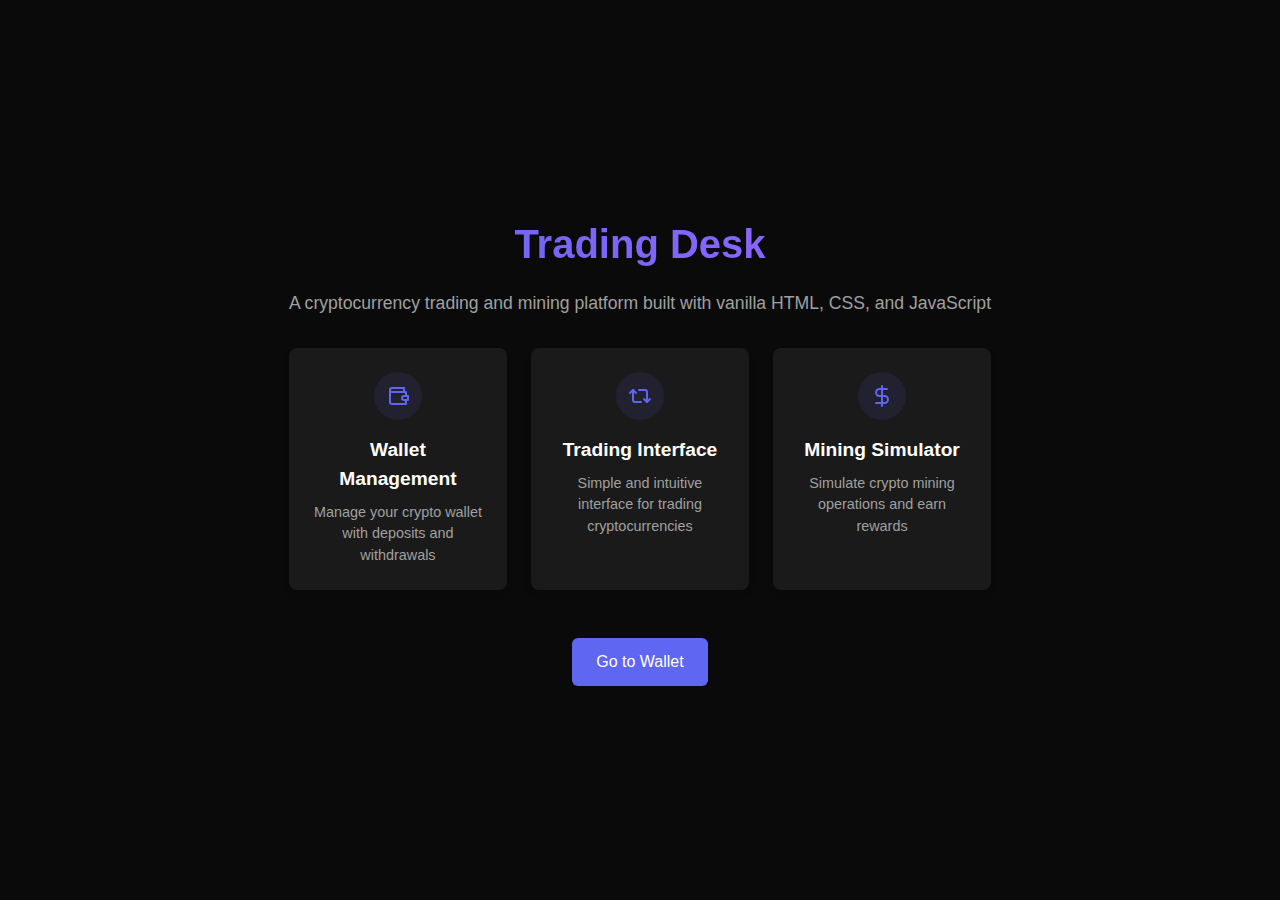
<file: public/index.html>
<!DOCTYPE html>
<html lang="en">
<head>
    <meta charset="UTF-8">
    <meta name="viewport" content="width=device-width, initial-scale=1.0">
    <title>Trading Desk - Vanilla HTML Version</title>
    <style>
        * {
            margin: 0;
            padding: 0;
            box-sizing: border-box;
        }
        
        body {
            font-family: -apple-system, BlinkMacSystemFont, 'Segoe UI', Roboto, Oxygen, Ubuntu, Cantarell, 'Open Sans', 'Helvetica Neue', sans-serif;
            background-color: #0a0a0a;
            color: #ffffff;
            line-height: 1.5;
            min-height: 100vh;
            display: flex;
            flex-direction: column;
            align-items: center;
            justify-content: center;
            padding: 2rem;
            text-align: center;
        }
        
        .container {
            max-width: 800px;
        }
        
        h1 {
            font-size: 2.5rem;
            margin-bottom: 1rem;
            background: linear-gradient(90deg, #5f66f1, #9d65ff);
            -webkit-background-clip: text;
            -webkit-text-fill-color: transparent;
        }
        
        p {
            margin-bottom: 2rem;
            font-size: 1.1rem;
            color: #a0a0a0;
        }
        
        .features {
            display: grid;
            grid-template-columns: repeat(auto-fit, minmax(200px, 1fr));
            gap: 1.5rem;
            margin-bottom: 3rem;
        }
        
        .feature {
            background-color: #1a1a1a;
            padding: 1.5rem;
            border-radius: 0.5rem;
            box-shadow: 0 4px 6px rgba(0, 0, 0, 0.1);
        }
        
        .feature-icon {
            width: 3rem;
            height: 3rem;
            background-color: rgba(95, 102, 241, 0.1);
            border-radius: 50%;
            display: flex;
            align-items: center;
            justify-content: center;
            margin: 0 auto 1rem;
            color: #5f66f1;
        }
        
        .feature h3 {
            margin-bottom: 0.5rem;
            font-size: 1.2rem;
        }
        
        .feature p {
            font-size: 0.9rem;
            margin-bottom: 0;
        }
        
        .cta-button {
            display: inline-block;
            background-color: #5f66f1;
            color: white;
            text-decoration: none;
            padding: 0.75rem 1.5rem;
            border-radius: 0.375rem;
            font-weight: 500;
            font-size: 1rem;
            transition: background-color 0.2s;
        }
        
        .cta-button:hover {
            background-color: #4b51d6;
        }
    </style>
</head>
<body>
    <div class="container">
        <h1>Trading Desk</h1>
        <p>A cryptocurrency trading and mining platform built with vanilla HTML, CSS, and JavaScript</p>
        
        <div class="features">
            <div class="feature">
                <div class="feature-icon">
                    <svg xmlns="http://www.w3.org/2000/svg" width="24" height="24" viewBox="0 0 24 24" fill="none" stroke="currentColor" stroke-width="2" stroke-linecap="round" stroke-linejoin="round"><path d="M20 12V8H6a2 2 0 0 1-2-2c0-1.1.9-2 2-2h12v4"/><path d="M4 6v12c0 1.1.9 2 2 2h14v-4"/><path d="M18 12a2 2 0 0 0-2 2c0 1.1.9 2 2 2h4v-4h-4z"/></svg>
                </div>
                <h3>Wallet Management</h3>
                <p>Manage your crypto wallet with deposits and withdrawals</p>
            </div>
            
            <div class="feature">
                <div class="feature-icon">
                    <svg xmlns="http://www.w3.org/2000/svg" width="24" height="24" viewBox="0 0 24 24" fill="none" stroke="currentColor" stroke-width="2" stroke-linecap="round" stroke-linejoin="round"><path d="m2 9 3-3 3 3"/><path d="M13 18H7a2 2 0 0 1-2-2V6"/><path d="m22 15-3 3-3-3"/><path d="M11 6h6a2 2 0 0 1 2 2v10"/></svg>
                </div>
                <h3>Trading Interface</h3>
                <p>Simple and intuitive interface for trading cryptocurrencies</p>
            </div>
            
            <div class="feature">
                <div class="feature-icon">
                    <svg xmlns="http://www.w3.org/2000/svg" width="24" height="24" viewBox="0 0 24 24" fill="none" stroke="currentColor" stroke-width="2" stroke-linecap="round" stroke-linejoin="round"><path d="M12 2v20"/><path d="M17 5H9.5a3.5 3.5 0 0 0 0 7h5a3.5 3.5 0 0 1 0 7H6"/></svg>
                </div>
                <h3>Mining Simulator</h3>
                <p>Simulate crypto mining operations and earn rewards</p>
            </div>
        </div>
        
        <a href="wallet.html" class="cta-button">Go to Wallet</a>
    </div>
</body>
</html>
</file>
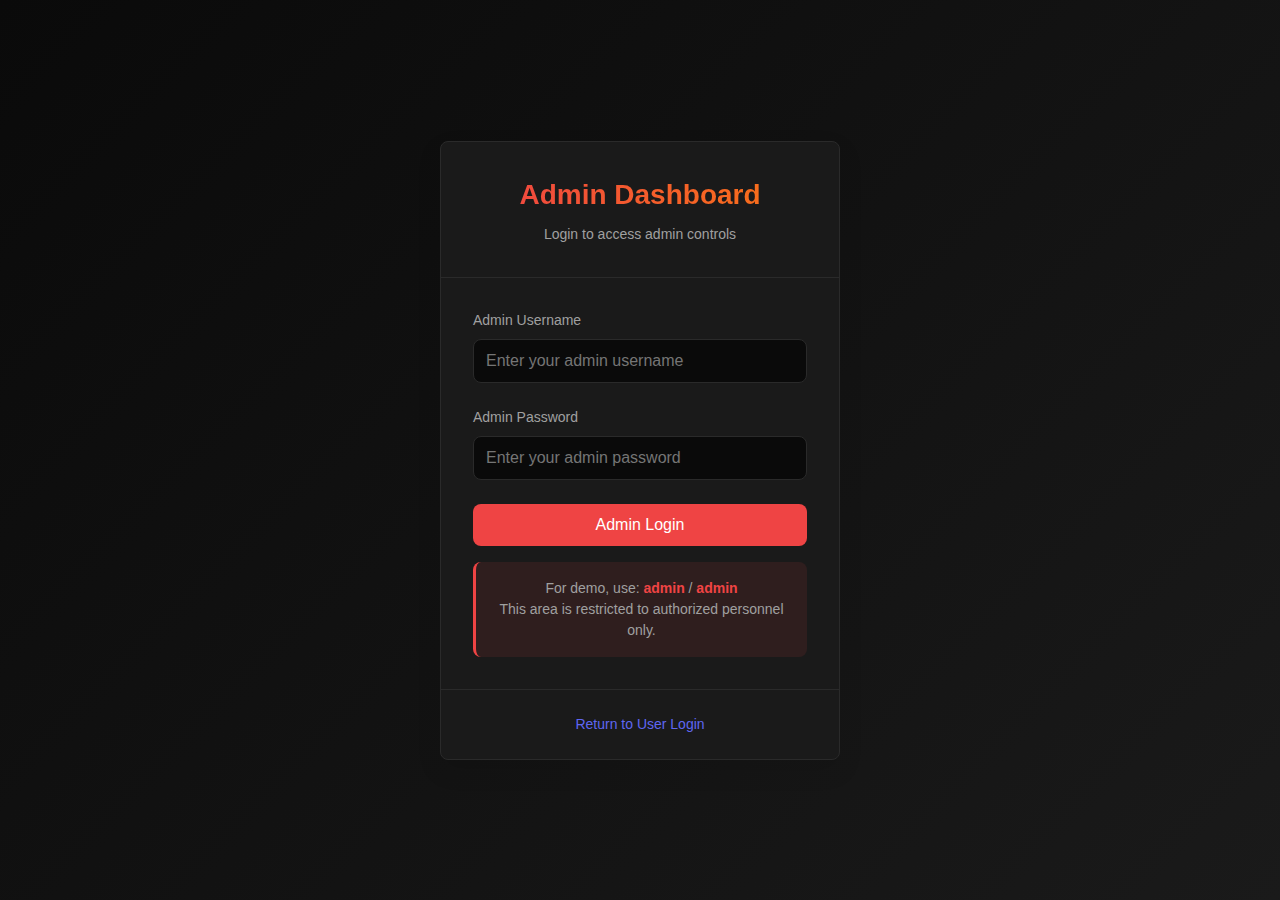
<file: public/admin-login.html>
<!DOCTYPE html>
<html lang="en">
<head>
    <meta charset="UTF-8">
    <meta name="viewport" content="width=device-width, initial-scale=1.0">
    <title>Admin Login - Trading Desk</title>
    <link rel="stylesheet" href="common.css">
    <style>
        body {
            background: linear-gradient(135deg, #0a0a0a 0%, #1a1a1a 100%);
            display: flex;
            justify-content: center;
            align-items: center;
            min-height: 100vh;
            padding: 1rem;
        }
        
        .login-container {
            width: 100%;
            max-width: 400px;
            background-color: var(--card-bg);
            border-radius: var(--radius);
            border: 1px solid var(--border);
            box-shadow: 0 10px 25px rgba(0, 0, 0, 0.1);
            overflow: hidden;
        }
        
        .login-header {
            padding: 2rem;
            text-align: center;
            border-bottom: 1px solid var(--border);
        }
        
        .login-header h1 {
            font-size: 1.75rem;
            margin-bottom: 0.5rem;
            background: linear-gradient(90deg, #ef4444, #f97316);
            -webkit-background-clip: text;
            -webkit-text-fill-color: transparent;
        }
        
        .login-header p {
            color: var(--text-muted);
            font-size: 0.875rem;
        }
        
        .login-form {
            padding: 2rem;
        }
        
        .form-group {
            margin-bottom: 1.5rem;
        }
        
        .form-label {
            display: block;
            margin-bottom: 0.5rem;
            font-size: 0.875rem;
            color: var(--text-muted);
        }
        
        .form-control {
            width: 100%;
            padding: 0.75rem;
            background-color: var(--background);
            color: var(--text);
            border: 1px solid var(--border);
            border-radius: var(--radius);
            font-size: 1rem;
            transition: border-color 0.2s;
        }
        
        .form-control:focus {
            outline: none;
            border-color: #ef4444;
        }
        
        .form-error {
            color: var(--danger);
            font-size: 0.75rem;
            margin-top: 0.25rem;
        }
        
        .login-btn {
            display: block;
            width: 100%;
            padding: 0.75rem;
            margin-top: 1rem;
            background-color: #ef4444;
            color: white;
            border: none;
            border-radius: var(--radius);
            font-size: 1rem;
            font-weight: 500;
            cursor: pointer;
            transition: background-color 0.2s;
        }
        
        .login-btn:hover {
            background-color: #dc2626;
        }
        
        .login-footer {
            padding: 1.5rem 2rem;
            text-align: center;
            border-top: 1px solid var(--border);
            font-size: 0.875rem;
            color: var(--text-muted);
        }
        
        .login-footer a {
            color: var(--primary);
            text-decoration: none;
        }
        
        .login-footer a:hover {
            text-decoration: underline;
        }
        
        .security-notice {
            margin-top: 1rem;
            padding: 1rem;
            background-color: rgba(239, 68, 68, 0.1);
            border-radius: var(--radius);
            text-align: center;
            font-size: 0.875rem;
            color: var(--text-muted);
            border-left: 3px solid #ef4444;
        }
        
        .security-notice strong {
            color: #ef4444;
        }
    </style>
</head>
<body>
    <div class="login-container">
        <div class="login-header">
            <h1>Admin Dashboard</h1>
            <p>Login to access admin controls</p>
        </div>
        
        <form id="login-form" class="login-form">
            <div class="form-group">
                <label for="username" class="form-label">Admin Username</label>
                <input type="text" id="username" name="username" class="form-control" placeholder="Enter your admin username" required>
                <div id="username-error" class="form-error"></div>
            </div>
            
            <div class="form-group">
                <label for="password" class="form-label">Admin Password</label>
                <input type="password" id="password" name="password" class="form-control" placeholder="Enter your admin password" required>
                <div id="password-error" class="form-error"></div>
            </div>
            
            <button type="submit" class="login-btn">Admin Login</button>
            
            <div class="security-notice">
                <p>For demo, use: <strong>admin</strong> / <strong>admin</strong></p>
                <p>This area is restricted to authorized personnel only.</p>
            </div>
        </form>
        
        <div class="login-footer">
            <p><a href="login.html">Return to User Login</a></p>
        </div>
    </div>
    
    <!-- Toast Notification -->
    <div id="toast-container" class="toast-container"></div>
    
    <script src="common.js"></script>
    <script>
        document.addEventListener('DOMContentLoaded', function() {
            const loginForm = document.getElementById('login-form');
            
            if (loginForm) {
                loginForm.addEventListener('submit', async function(event) {
                    event.preventDefault();
                    
                    // Clear previous errors
                    document.getElementById('username-error').textContent = '';
                    document.getElementById('password-error').textContent = '';
                    
                    const username = document.getElementById('username').value;
                    const password = document.getElementById('password').value;
                    
                    // Simple validation
                    let hasError = false;
                    
                    if (!username) {
                        document.getElementById('username-error').textContent = 'Admin username is required';
                        hasError = true;
                    }
                    
                    if (!password) {
                        document.getElementById('password-error').textContent = 'Admin password is required';
                        hasError = true;
                    }
                    
                    if (hasError) return;
                    
                    try {
                        // Attempt login
                        // const response = await apiRequest('/auth/admin/login', {
                        //     method: 'POST',
                        //     body: JSON.stringify({ username, password })
                        // });
                        
                        // For demo, we'll just check for hardcoded admin credentials
                        if (username === 'admin' && password === 'admin') {
                            showToast('Success', 'Admin login successful!', 'success');
                            
                            // Redirect to admin dashboard after a short delay
                            setTimeout(() => {
                                window.location.href = '/admin-dashboard.html';
                            }, 1000);
                        } else {
                            showToast('Error', 'Invalid admin credentials', 'error');
                            document.getElementById('password-error').textContent = 'Invalid admin credentials';
                        }
                    } catch (error) {
                        console.error('Admin login error:', error);
                        showToast('Error', 'Admin login failed. Please try again.', 'error');
                    }
                });
            }
        });
    </script>
</body>
</html>
</file>
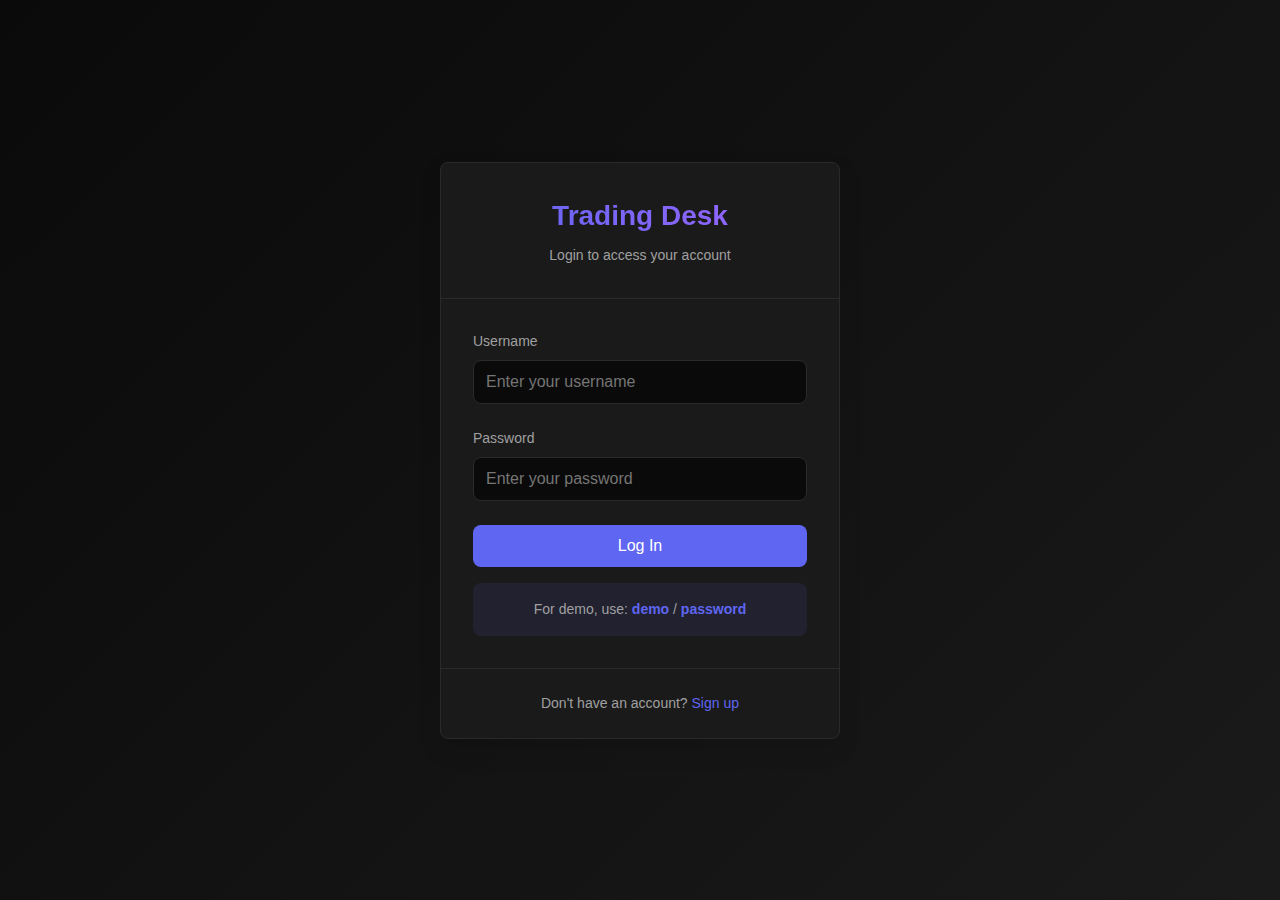
<file: public/login.html>
<!DOCTYPE html>
<html lang="en">
<head>
    <meta charset="UTF-8">
    <meta name="viewport" content="width=device-width, initial-scale=1.0">
    <title>Login - Trading Desk</title>
    <link rel="stylesheet" href="common.css">
    <style>
        body {
            background: linear-gradient(135deg, #0a0a0a 0%, #1a1a1a 100%);
            display: flex;
            justify-content: center;
            align-items: center;
            min-height: 100vh;
            padding: 1rem;
        }
        
        .login-container {
            width: 100%;
            max-width: 400px;
            background-color: var(--card-bg);
            border-radius: var(--radius);
            border: 1px solid var(--border);
            box-shadow: 0 10px 25px rgba(0, 0, 0, 0.1);
            overflow: hidden;
        }
        
        .login-header {
            padding: 2rem;
            text-align: center;
            border-bottom: 1px solid var(--border);
        }
        
        .login-header h1 {
            font-size: 1.75rem;
            margin-bottom: 0.5rem;
            background: linear-gradient(90deg, var(--primary), #9d65ff);
            -webkit-background-clip: text;
            -webkit-text-fill-color: transparent;
        }
        
        .login-header p {
            color: var(--text-muted);
            font-size: 0.875rem;
        }
        
        .login-form {
            padding: 2rem;
        }
        
        .form-group {
            margin-bottom: 1.5rem;
        }
        
        .form-label {
            display: block;
            margin-bottom: 0.5rem;
            font-size: 0.875rem;
            color: var(--text-muted);
        }
        
        .form-control {
            width: 100%;
            padding: 0.75rem;
            background-color: var(--background);
            color: var(--text);
            border: 1px solid var(--border);
            border-radius: var(--radius);
            font-size: 1rem;
            transition: border-color 0.2s;
        }
        
        .form-control:focus {
            outline: none;
            border-color: var(--primary);
        }
        
        .form-error {
            color: var(--danger);
            font-size: 0.75rem;
            margin-top: 0.25rem;
        }
        
        .login-btn {
            display: block;
            width: 100%;
            padding: 0.75rem;
            margin-top: 1rem;
            background-color: var(--primary);
            color: white;
            border: none;
            border-radius: var(--radius);
            font-size: 1rem;
            font-weight: 500;
            cursor: pointer;
            transition: background-color 0.2s;
        }
        
        .login-btn:hover {
            background-color: var(--primary-hover);
        }
        
        .login-footer {
            padding: 1.5rem 2rem;
            text-align: center;
            border-top: 1px solid var(--border);
            font-size: 0.875rem;
            color: var(--text-muted);
        }
        
        .login-footer a {
            color: var(--primary);
            text-decoration: none;
        }
        
        .login-footer a:hover {
            text-decoration: underline;
        }
        
        .demo-notice {
            margin-top: 1rem;
            padding: 1rem;
            background-color: rgba(95, 102, 241, 0.1);
            border-radius: var(--radius);
            text-align: center;
            font-size: 0.875rem;
            color: var(--text-muted);
        }
        
        .demo-notice strong {
            color: var(--primary);
        }
    </style>
</head>
<body>
    <div class="login-container">
        <div class="login-header">
            <h1>Trading Desk</h1>
            <p>Login to access your account</p>
        </div>
        
        <form id="login-form" class="login-form">
            <div class="form-group">
                <label for="username" class="form-label">Username</label>
                <input type="text" id="username" name="username" class="form-control" placeholder="Enter your username" required>
                <div id="username-error" class="form-error"></div>
            </div>
            
            <div class="form-group">
                <label for="password" class="form-label">Password</label>
                <input type="password" id="password" name="password" class="form-control" placeholder="Enter your password" required>
                <div id="password-error" class="form-error"></div>
            </div>
            
            <button type="submit" class="login-btn">Log In</button>
            
            <div class="demo-notice">
                <p>For demo, use: <strong>demo</strong> / <strong>password</strong></p>
            </div>
        </form>
        
        <div class="login-footer">
            <p>Don't have an account? <a href="#">Sign up</a></p>
        </div>
    </div>
    
    <!-- Toast Notification -->
    <div id="toast-container" class="toast-container"></div>
    
    <script src="common.js"></script>
    <script>
        document.addEventListener('DOMContentLoaded', function() {
            const loginForm = document.getElementById('login-form');
            
            if (loginForm) {
                loginForm.addEventListener('submit', async function(event) {
                    event.preventDefault();
                    
                    // Clear previous errors
                    document.getElementById('username-error').textContent = '';
                    document.getElementById('password-error').textContent = '';
                    
                    const username = document.getElementById('username').value;
                    const password = document.getElementById('password').value;
                    
                    // Simple validation
                    let hasError = false;
                    
                    if (!username) {
                        document.getElementById('username-error').textContent = 'Username is required';
                        hasError = true;
                    }
                    
                    if (!password) {
                        document.getElementById('password-error').textContent = 'Password is required';
                        hasError = true;
                    }
                    
                    if (hasError) return;
                    
                    try {
                        // Attempt login
                        // const response = await apiRequest('/auth/login', {
                        //     method: 'POST',
                        //     body: JSON.stringify({ username, password })
                        // });
                        
                        // For demo, we'll just check for hardcoded demo credentials
                        if (username === 'demo' && password === 'password') {
                            showToast('Success', 'Login successful!', 'success');
                            
                            // Redirect to dashboard after a short delay
                            setTimeout(() => {
                                window.location.href = '/dashboard.html';
                            }, 1000);
                        } else if (username === 'admin' && password === 'admin') {
                            showToast('Success', 'Admin login successful!', 'success');
                            
                            // Redirect to admin dashboard after a short delay
                            setTimeout(() => {
                                window.location.href = '/admin-dashboard.html';
                            }, 1000);
                        } else {
                            showToast('Error', 'Invalid username or password', 'error');
                            document.getElementById('password-error').textContent = 'Invalid username or password';
                        }
                    } catch (error) {
                        console.error('Login error:', error);
                        showToast('Error', 'Login failed. Please try again.', 'error');
                    }
                });
            }
        });
    </script>
</body>
</html>
</file>
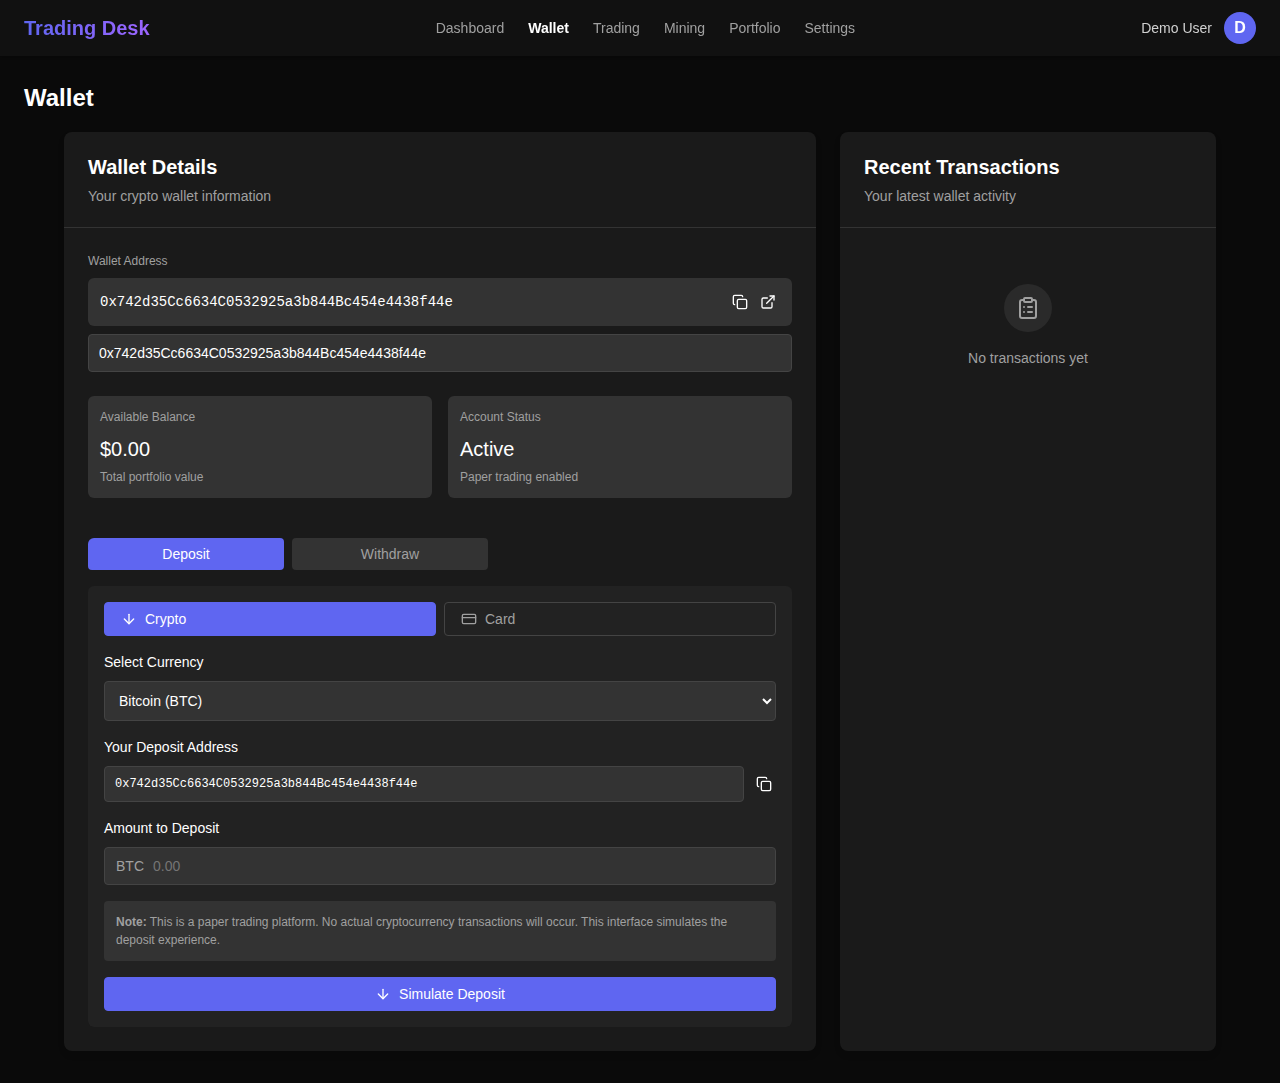
<file: public/wallet.html>
<!DOCTYPE html>
<html lang="en">
<head>
    <meta charset="UTF-8">
    <meta name="viewport" content="width=device-width, initial-scale=1.0">
    <title>Crypto Wallet</title>
    <link rel="stylesheet" href="wallet.css">
</head>
<body>
    <nav class="navbar">
        <div class="navbar-logo">Trading Desk</div>
        <ul class="navbar-menu">
            <li><a href="#" class="nav-item">Dashboard</a></li>
            <li><a href="#" class="nav-item active">Wallet</a></li>
            <li><a href="#" class="nav-item">Trading</a></li>
            <li><a href="#" class="nav-item">Mining</a></li>
            <li><a href="#" class="nav-item">Portfolio</a></li>
            <li><a href="#" class="nav-item">Settings</a></li>
        </ul>
        <div class="navbar-user">
            <span class="user-name">Demo User</span>
            <div class="user-avatar">D</div>
        </div>
    </nav>

    <header class="page-header">
        <h1>Wallet</h1>
    </header>

    <main class="container">
        <div class="card-grid">
            <!-- Wallet Details Card -->
            <div class="card primary-card">
                <div class="card-header">
                    <h2 class="card-title">Wallet Details</h2>
                    <div class="card-description">Your crypto wallet information</div>
                </div>
                <div class="card-content">
                    <div class="wallet-info">
                        <div class="wallet-address-section">
                            <label>Wallet Address</label>
                            <div class="wallet-address-container">
                                <div class="wallet-address-display">
                                    <span id="displayWalletAddress" class="address-text">0x742d35Cc6634C0532925a3b844Bc454e4438f44e</span>
                                    <div class="address-actions">
                                        <button id="copyAddressBtn" class="btn btn-icon">
                                            <svg xmlns="http://www.w3.org/2000/svg" width="16" height="16" viewBox="0 0 24 24" fill="none" stroke="currentColor" stroke-width="2" stroke-linecap="round" stroke-linejoin="round"><rect width="14" height="14" x="8" y="8" rx="2" ry="2"/><path d="M4 16c-1.1 0-2-.9-2-2V4c0-1.1.9-2 2-2h10c1.1 0 2 .9 2 2"/></svg>
                                        </button>
                                        <button class="btn btn-icon">
                                            <svg xmlns="http://www.w3.org/2000/svg" width="16" height="16" viewBox="0 0 24 24" fill="none" stroke="currentColor" stroke-width="2" stroke-linecap="round" stroke-linejoin="round"><path d="M18 13v6a2 2 0 0 1-2 2H5a2 2 0 0 1-2-2V8a2 2 0 0 1 2-2h6"/><polyline points="15 3 21 3 21 9"/><line x1="10" x2="21" y1="14" y2="3"/></svg>
                                        </button>
                                    </div>
                                </div>
                                <input id="walletAddressInput" type="text" class="input-field" value="0x742d35Cc6634C0532925a3b844Bc454e4438f44e" placeholder="Edit your wallet address">
                            </div>
                        </div>

                        <div class="wallet-stats">
                            <div class="stat-card">
                                <label>Available Balance</label>
                                <div class="stat-value">$0.00</div>
                                <div class="stat-description">Total portfolio value</div>
                            </div>
                            <div class="stat-card">
                                <label>Account Status</label>
                                <div class="stat-value">Active</div>
                                <div class="stat-description">Paper trading enabled</div>
                            </div>
                        </div>

                        <div class="wallet-actions">
                            <div class="tabs">
                                <div class="tab-list">
                                    <button class="tab-button active" data-tab="deposit">Deposit</button>
                                    <button class="tab-button" data-tab="withdraw">Withdraw</button>
                                </div>

                                <div class="tab-content active" id="deposit-tab">
                                    <div class="deposit-methods">
                                        <button class="method-button active" data-method="crypto">
                                            <svg xmlns="http://www.w3.org/2000/svg" width="16" height="16" viewBox="0 0 24 24" fill="none" stroke="currentColor" stroke-width="2" stroke-linecap="round" stroke-linejoin="round"><path d="M12 19V5"/><path d="M5 12l7 7 7-7"/></svg>
                                            Crypto
                                        </button>
                                        <button class="method-button" data-method="card">
                                            <svg xmlns="http://www.w3.org/2000/svg" width="16" height="16" viewBox="0 0 24 24" fill="none" stroke="currentColor" stroke-width="2" stroke-linecap="round" stroke-linejoin="round"><rect width="20" height="14" x="2" y="5" rx="2"/><line x1="2" x2="22" y1="10" y2="10"/></svg>
                                            Card
                                        </button>
                                    </div>

                                    <div class="deposit-form crypto-deposit active">
                                        <div class="form-group">
                                            <label>Select Currency</label>
                                            <select class="select-field" id="cryptoCurrency">
                                                <option value="BTC">Bitcoin (BTC)</option>
                                                <option value="ETH">Ethereum (ETH)</option>
                                                <option value="USDT">Tether (USDT)</option>
                                                <option value="BNB">Binance Coin (BNB)</option>
                                            </select>
                                        </div>

                                        <div class="form-group">
                                            <label>Your Deposit Address</label>
                                            <div class="input-with-icon">
                                                <input type="text" class="input-field deposit-address" value="0x742d35Cc6634C0532925a3b844Bc454e4438f44e" placeholder="Enter or paste wallet address here">
                                                <button class="btn btn-icon">
                                                    <svg xmlns="http://www.w3.org/2000/svg" width="16" height="16" viewBox="0 0 24 24" fill="none" stroke="currentColor" stroke-width="2" stroke-linecap="round" stroke-linejoin="round"><rect width="14" height="14" x="8" y="8" rx="2" ry="2"/><path d="M4 16c-1.1 0-2-.9-2-2V4c0-1.1.9-2 2-2h10c1.1 0 2 .9 2 2"/></svg>
                                                </button>
                                            </div>
                                        </div>

                                        <div class="form-group">
                                            <label>Amount to Deposit</label>
                                            <div class="input-with-prefix">
                                                <span class="input-prefix" id="cryptoPrefix">BTC</span>
                                                <input type="number" class="input-field" id="cryptoAmount" placeholder="0.00">
                                            </div>
                                        </div>

                                        <div class="note-box">
                                            <strong>Note:</strong> This is a paper trading platform. No actual cryptocurrency transactions will occur. This interface simulates the deposit experience.
                                        </div>

                                        <button class="btn btn-primary btn-full" id="cryptoDepositBtn">
                                            <svg xmlns="http://www.w3.org/2000/svg" width="16" height="16" viewBox="0 0 24 24" fill="none" stroke="currentColor" stroke-width="2" stroke-linecap="round" stroke-linejoin="round"><path d="M12 19V5"/><path d="M5 12l7 7 7-7"/></svg>
                                            Simulate Deposit
                                        </button>
                                    </div>

                                    <div class="deposit-form card-deposit">
                                        <div class="form-group">
                                            <label>Select Currency</label>
                                            <select class="select-field" id="cardCurrency">
                                                <option value="BTC">Bitcoin (BTC)</option>
                                                <option value="ETH">Ethereum (ETH)</option>
                                                <option value="USDT">Tether (USDT)</option>
                                                <option value="BNB">Binance Coin (BNB)</option>
                                            </select>
                                        </div>

                                        <div class="form-group">
                                            <label>Amount to Deposit</label>
                                            <div class="input-with-prefix">
                                                <span class="input-prefix" id="cardPrefix">BTC</span>
                                                <input type="number" class="input-field" id="cardAmount" placeholder="0.00">
                                            </div>
                                        </div>

                                        <div class="note-box">
                                            <strong>Note:</strong> This is a paper trading platform. No actual cryptocurrency transactions will occur. This interface simulates the credit card purchase experience.
                                        </div>

                                        <button class="btn btn-primary btn-full" id="continuePaymentBtn">
                                            <svg xmlns="http://www.w3.org/2000/svg" width="16" height="16" viewBox="0 0 24 24" fill="none" stroke="currentColor" stroke-width="2" stroke-linecap="round" stroke-linejoin="round"><rect width="20" height="14" x="2" y="5" rx="2"/><line x1="2" x2="22" y1="10" y2="10"/></svg>
                                            Continue to Payment
                                        </button>
                                    </div>

                                    <div class="deposit-form card-payment">
                                        <div class="payment-summary">
                                            <div>
                                                <div class="summary-label">Buying</div>
                                                <div class="summary-value" id="buyingAmount">0.05 BTC</div>
                                            </div>
                                            <div>
                                                <div class="summary-label">Total</div>
                                                <div class="summary-value" id="totalAmount">$4,200.00</div>
                                            </div>
                                        </div>

                                        <div class="form-group">
                                            <label>Card Information</label>
                                            <input type="text" class="input-field" placeholder="Card Number">
                                            
                                            <div class="card-details">
                                                <input type="text" class="input-field" placeholder="MM/YY">
                                                <input type="text" class="input-field" placeholder="CVV">
                                            </div>
                                            
                                            <input type="text" class="input-field" placeholder="Name on Card">
                                        </div>

                                        <div class="form-actions">
                                            <button class="btn btn-primary btn-full" id="completePaymentBtn">
                                                Complete Purchase
                                            </button>
                                            <button class="btn btn-outline btn-full" id="backToCardFormBtn">
                                                Back
                                            </button>
                                        </div>
                                    </div>
                                </div>

                                <div class="tab-content" id="withdraw-tab">
                                    <div class="withdraw-form">
                                        <div class="form-group">
                                            <label>Select Currency</label>
                                            <select class="select-field" id="withdrawCurrency">
                                                <option value="BTC">Bitcoin (BTC)</option>
                                                <option value="ETH">Ethereum (ETH)</option>
                                                <option value="USDT">Tether (USDT)</option>
                                                <option value="BNB">Binance Coin (BNB)</option>
                                            </select>
                                        </div>

                                        <div class="form-group">
                                            <label>Destination Address</label>
                                            <input type="text" class="input-field" id="destinationAddress" placeholder="Enter destination wallet address">
                                        </div>

                                        <div class="form-group">
                                            <label>Amount to Withdraw</label>
                                            <div class="input-with-prefix">
                                                <span class="input-prefix" id="withdrawPrefix">BTC</span>
                                                <input type="number" class="input-field" id="withdrawAmount" placeholder="0.00">
                                            </div>
                                        </div>

                                        <div class="available-info">
                                            <span>Available:</span>
                                            <span id="availableAmount">0.00000000 BTC</span>
                                        </div>

                                        <div class="note-box">
                                            <strong>Note:</strong> This is a paper trading platform. No actual cryptocurrency transactions will occur. This interface simulates the withdrawal experience.
                                        </div>

                                        <button class="btn btn-primary btn-full" id="withdrawBtn">
                                            <svg xmlns="http://www.w3.org/2000/svg" width="16" height="16" viewBox="0 0 24 24" fill="none" stroke="currentColor" stroke-width="2" stroke-linecap="round" stroke-linejoin="round"><path d="M12 5v14"/><path d="M5 12l7-7 7 7"/></svg>
                                            Simulate Withdrawal
                                        </button>
                                    </div>
                                </div>
                            </div>
                        </div>
                    </div>
                </div>
            </div>

            <!-- Transactions Card -->
            <div class="card secondary-card">
                <div class="card-header">
                    <h2 class="card-title">Recent Transactions</h2>
                    <div class="card-description">Your latest wallet activity</div>
                </div>
                <div class="card-content">
                    <div class="transactions-list" id="transactionsList">
                        <!-- Transactions will be loaded dynamically -->
                        <div class="empty-transactions">
                            <div class="empty-icon">
                                <svg xmlns="http://www.w3.org/2000/svg" width="24" height="24" viewBox="0 0 24 24" fill="none" stroke="currentColor" stroke-width="2" stroke-linecap="round" stroke-linejoin="round"><path d="M16 4h2a2 2 0 0 1 2 2v14a2 2 0 0 1-2 2H6a2 2 0 0 1-2-2V6a2 2 0 0 1 2-2h2"/><rect width="8" height="4" x="8" y="2" rx="1" ry="1"/><path d="M12 11h4"/><path d="M12 16h4"/><path d="M8 11h.01"/><path d="M8 16h.01"/></svg>
                            </div>
                            <div class="empty-text">No transactions yet</div>
                        </div>
                    </div>
                </div>
            </div>
        </div>
    </main>

    <!-- Toast notification -->
    <div class="toast-container" id="toastContainer"></div>

    <script src="wallet.js"></script>
</body>
</html>
</file>
<file: public/common.css>
/* Common CSS for all pages */
:root {
    /* Color Variables */
    --primary: #5f66f1;
    --primary-hover: #4b51d6;
    --primary-light: rgba(95, 102, 241, 0.1);
    --background: #0a0a0a;
    --card-bg: #1a1a1a;
    --border: #2a2a2a;
    --text: #ffffff;
    --text-muted: #a0a0a0;
    --text-dimmed: #707070;
    --success: #10b981;
    --warning: #f59e0b;
    --danger: #ef4444;
    --info: #3b82f6;
    
    /* Sizing & Spacing */
    --radius: 0.5rem;
    --header-height: 4rem;
    --sidebar-width: 250px;
    --sidebar-collapsed-width: 80px;
}

* {
    margin: 0;
    padding: 0;
    box-sizing: border-box;
}

body {
    font-family: -apple-system, BlinkMacSystemFont, 'Segoe UI', Roboto, Oxygen, Ubuntu, Cantarell, 'Open Sans', 'Helvetica Neue', sans-serif;
    background-color: var(--background);
    color: var(--text);
    line-height: 1.5;
    min-height: 100vh;
}

.app-container {
    display: flex;
    min-height: 100vh;
}

/* Sidebar Styles */
.sidebar {
    width: var(--sidebar-width);
    background-color: var(--card-bg);
    border-right: 1px solid var(--border);
    display: flex;
    flex-direction: column;
    transition: width 0.3s ease;
    overflow: hidden;
    position: fixed;
    left: 0;
    top: 0;
    bottom: 0;
    z-index: 100;
}

.sidebar.collapsed {
    width: var(--sidebar-collapsed-width);
}

.sidebar-header {
    padding: 1.5rem;
    border-bottom: 1px solid var(--border);
}

.sidebar-header h2 {
    font-size: 1.25rem;
    background: linear-gradient(90deg, var(--primary), #9d65ff);
    -webkit-background-clip: text;
    -webkit-text-fill-color: transparent;
    white-space: nowrap;
}

.sidebar-nav {
    flex: 1;
    padding: 1rem 0;
    overflow-y: auto;
}

.sidebar-nav ul {
    list-style: none;
}

.sidebar-nav li {
    margin-bottom: 0.5rem;
}

.sidebar-nav li a {
    display: flex;
    align-items: center;
    padding: 0.75rem 1.5rem;
    color: var(--text-muted);
    text-decoration: none;
    border-left: 3px solid transparent;
    transition: all 0.2s ease;
}

.sidebar-nav li.active a {
    background-color: var(--primary-light);
    color: var(--primary);
    border-left-color: var(--primary);
}

.sidebar-nav li a:hover {
    background-color: rgba(255, 255, 255, 0.05);
    color: var(--text);
}

.sidebar-nav li a svg {
    margin-right: 0.75rem;
    width: 1.25rem;
    height: 1.25rem;
}

.sidebar.collapsed .sidebar-nav li a span {
    display: none;
}

.sidebar-footer {
    padding: 1rem 1.5rem;
    border-top: 1px solid var(--border);
}

#logout-button {
    display: flex;
    align-items: center;
    width: 100%;
    padding: 0.75rem;
    background-color: transparent;
    border: 1px solid var(--border);
    border-radius: var(--radius);
    color: var(--text-muted);
    cursor: pointer;
    transition: all 0.2s ease;
}

#logout-button:hover {
    background-color: rgba(239, 68, 68, 0.1);
    color: var(--danger);
    border-color: var(--danger);
}

#logout-button svg {
    margin-right: 0.75rem;
}

.sidebar.collapsed .sidebar-footer {
    display: flex;
    justify-content: center;
    padding: 1rem 0;
}

.sidebar.collapsed #logout-button {
    width: auto;
    justify-content: center;
    padding: 0.75rem;
}

.sidebar.collapsed #logout-button svg {
    margin-right: 0;
}

.sidebar.collapsed #logout-button span {
    display: none;
}

/* Main Content Styles */
.main-content {
    flex: 1;
    margin-left: var(--sidebar-width);
    transition: margin-left 0.3s ease;
}

.main-content.expanded {
    margin-left: var(--sidebar-collapsed-width);
}

/* Header Styles */
.header {
    height: var(--header-height);
    padding: 0 1.5rem;
    display: flex;
    align-items: center;
    justify-content: space-between;
    border-bottom: 1px solid var(--border);
    background-color: var(--card-bg);
    position: sticky;
    top: 0;
    z-index: 10;
}

.header-left {
    display: flex;
    align-items: center;
}

.header-left h1 {
    font-size: 1.5rem;
    margin-left: 1rem;
}

.sidebar-toggle {
    background: none;
    border: none;
    color: var(--text-muted);
    cursor: pointer;
    display: flex;
    align-items: center;
    justify-content: center;
}

.sidebar-toggle:hover {
    color: var(--text);
}

.user-info {
    display: flex;
    align-items: center;
}

.user-info span {
    margin-right: 1rem;
    color: var(--text-muted);
}

.user-avatar {
    width: 2.5rem;
    height: 2.5rem;
    border-radius: 50%;
    background-color: var(--primary-light);
    color: var(--primary);
    display: flex;
    align-items: center;
    justify-content: center;
}

/* Content Area */
.content {
    padding: 1.5rem;
}

/* Section Styles */
.section-title {
    font-size: 1.25rem;
    margin-bottom: 1rem;
    color: var(--text);
}

/* Card Styles */
.card {
    background-color: var(--card-bg);
    border-radius: var(--radius);
    border: 1px solid var(--border);
    padding: 1.5rem;
    height: 100%;
}

/* Button Styles */
.btn {
    display: inline-flex;
    align-items: center;
    justify-content: center;
    background-color: var(--primary);
    color: white;
    border: none;
    border-radius: var(--radius);
    padding: 0.5rem 1rem;
    font-size: 0.875rem;
    font-weight: 500;
    cursor: pointer;
    transition: background-color 0.2s;
}

.btn:hover {
    background-color: var(--primary-hover);
}

.btn svg {
    margin-right: 0.5rem;
}

.btn-outline {
    background-color: transparent;
    border: 1px solid var(--primary);
    color: var(--primary);
}

.btn-outline:hover {
    background-color: var(--primary);
    color: white;
}

.btn-danger {
    background-color: var(--danger);
}

.btn-danger:hover {
    background-color: #dc2626;
}

.btn-success {
    background-color: var(--success);
}

.btn-success:hover {
    background-color: #0ca678;
}

/* Form Control Styles */
.form-group {
    margin-bottom: 1rem;
}

.form-label {
    display: block;
    margin-bottom: 0.5rem;
    font-size: 0.875rem;
    color: var(--text-muted);
}

.form-control {
    width: 100%;
    padding: 0.5rem 0.75rem;
    background-color: var(--background);
    color: var(--text);
    border: 1px solid var(--border);
    border-radius: var(--radius);
    font-size: 0.875rem;
    transition: border-color 0.2s;
}

.form-control:focus {
    outline: none;
    border-color: var(--primary);
}

.form-error {
    color: var(--danger);
    font-size: 0.75rem;
    margin-top: 0.25rem;
}

/* Toast Notification Styles */
.toast-container {
    position: fixed;
    bottom: 1rem;
    right: 1rem;
    z-index: 1000;
}

.toast {
    background-color: var(--card-bg);
    color: var(--text);
    border-radius: var(--radius);
    padding: 1rem;
    margin-top: 0.5rem;
    box-shadow: 0 4px 6px rgba(0, 0, 0, 0.1);
    display: flex;
    align-items: flex-start;
    max-width: 350px;
    animation: toast-in 0.3s ease forwards;
}

.toast.success { border-left: 4px solid var(--success); }
.toast.error { border-left: 4px solid var(--danger); }
.toast.warning { border-left: 4px solid var(--warning); }
.toast.info { border-left: 4px solid var(--info); }

.toast-icon {
    margin-right: 0.75rem;
    color: var(--success);
}

.toast.error .toast-icon { color: var(--danger); }
.toast.warning .toast-icon { color: var(--warning); }
.toast.info .toast-icon { color: var(--info); }

.toast-content {
    flex: 1;
}

.toast-title {
    font-weight: 600;
    margin-bottom: 0.25rem;
}

.toast-message {
    font-size: 0.875rem;
    color: var(--text-muted);
}

.toast-close {
    background: none;
    border: none;
    color: var(--text-dimmed);
    cursor: pointer;
    padding: 0.25rem;
}

.toast-close:hover {
    color: var(--text);
}

@keyframes toast-in {
    from {
        transform: translateX(100%);
        opacity: 0;
    }
    to {
        transform: translateX(0);
        opacity: 1;
    }
}

/* Loading Spinner */
.loading-spinner {
    display: inline-block;
    width: 2rem;
    height: 2rem;
    border: 3px solid rgba(95, 102, 241, 0.3);
    border-radius: 50%;
    border-top-color: var(--primary);
    animation: spin 1s linear infinite;
    margin: 1rem auto;
}

@keyframes spin {
    to {
        transform: rotate(360deg);
    }
}

/* Responsive Design */
@media (max-width: 768px) {
    .sidebar {
        width: var(--sidebar-collapsed-width);
    }
    
    .sidebar.expanded {
        width: var(--sidebar-width);
    }
    
    .main-content {
        margin-left: var(--sidebar-collapsed-width);
    }
    
    .main-content.sidebar-expanded {
        margin-left: var(--sidebar-width);
    }
}

@media (max-width: 480px) {
    .content {
        padding: 1rem;
    }
    
    .header {
        padding: 0 1rem;
    }
    
    .header-left h1 {
        font-size: 1.25rem;
    }
    
    .user-info span {
        display: none;
    }
}
</file>
<file: public/wallet.css>
/* Reset and Base Styles */
* {
    margin: 0;
    padding: 0;
    box-sizing: border-box;
}

body {
    font-family: -apple-system, BlinkMacSystemFont, 'Segoe UI', Roboto, Oxygen, Ubuntu, Cantarell, 'Open Sans', 'Helvetica Neue', sans-serif;
    background-color: #0a0a0a;
    color: #ffffff;
    line-height: 1.5;
    min-height: 100vh;
}

/* Navbar Styles */
.navbar {
    background-color: #111111;
    display: flex;
    justify-content: space-between;
    align-items: center;
    padding: 0.75rem 1.5rem;
    box-shadow: 0 1px 3px rgba(0, 0, 0, 0.3);
    position: sticky;
    top: 0;
    z-index: 100;
}

.navbar-logo {
    font-size: 1.25rem;
    font-weight: bold;
    color: #ffffff;
    background: linear-gradient(90deg, #5f66f1, #9d65ff);
    -webkit-background-clip: text;
    -webkit-text-fill-color: transparent;
}

.navbar-menu {
    display: flex;
    list-style: none;
    gap: 1.5rem;
}

.nav-item {
    color: #a0a0a0;
    text-decoration: none;
    font-size: 0.875rem;
    font-weight: 500;
    transition: color 0.3s;
}

.nav-item:hover {
    color: #ffffff;
}

.nav-item.active {
    color: #ffffff;
    font-weight: 600;
}

.navbar-user {
    display: flex;
    align-items: center;
    gap: 0.75rem;
}

.user-name {
    font-size: 0.875rem;
    color: #d0d0d0;
}

.user-avatar {
    width: 2rem;
    height: 2rem;
    background-color: #5f66f1;
    border-radius: 50%;
    display: flex;
    align-items: center;
    justify-content: center;
    font-weight: bold;
}

/* Page Header */
.page-header {
    padding: 1.5rem 1.5rem 1rem;
}

.page-header h1 {
    font-size: 1.5rem;
    font-weight: 600;
}

/* Container and Grid Layout */
.container {
    padding: 0 1.5rem 2rem;
    max-width: 1200px;
    margin: 0 auto;
}

.card-grid {
    display: grid;
    grid-template-columns: 2fr 1fr;
    gap: 1.5rem;
}

@media (max-width: 768px) {
    .card-grid {
        grid-template-columns: 1fr;
    }
}

/* Card Styles */
.card {
    background-color: #1a1a1a;
    border-radius: 0.5rem;
    overflow: hidden;
    box-shadow: 0 4px 6px rgba(0, 0, 0, 0.1);
}

.card-header {
    padding: 1.25rem 1.5rem;
    border-bottom: 1px solid #333333;
}

.card-title {
    font-size: 1.25rem;
    font-weight: 600;
    margin-bottom: 0.25rem;
}

.card-description {
    font-size: 0.875rem;
    color: #a0a0a0;
}

.card-content {
    padding: 1.5rem;
}

/* Wallet Info Styles */
.wallet-info {
    display: flex;
    flex-direction: column;
    gap: 1.5rem;
}

.wallet-address-section label,
.stat-card label {
    display: block;
    font-size: 0.75rem;
    color: #a0a0a0;
    margin-bottom: 0.5rem;
}

.wallet-address-container {
    display: flex;
    flex-direction: column;
    gap: 0.5rem;
}

.wallet-address-display {
    background-color: #333333;
    border-radius: 0.375rem;
    padding: 0.75rem;
    display: flex;
    justify-content: space-between;
    align-items: center;
}

.address-text {
    font-family: 'Courier New', monospace;
    font-size: 0.875rem;
    overflow: hidden;
    text-overflow: ellipsis;
    white-space: nowrap;
}

.address-actions {
    display: flex;
    gap: 0.25rem;
}

.wallet-stats {
    display: grid;
    grid-template-columns: 1fr 1fr;
    gap: 1rem;
}

.stat-card {
    background-color: #333333;
    border-radius: 0.375rem;
    padding: 0.75rem;
}

.stat-value {
    font-size: 1.25rem;
    font-weight: 500;
    margin-bottom: 0.25rem;
}

.stat-description {
    font-size: 0.75rem;
    color: #a0a0a0;
}

/* Tabs and Actions */
.wallet-actions {
    margin-top: 1rem;
}

.tabs {
    border-radius: 0.375rem;
    overflow: hidden;
}

.tab-list {
    display: grid;
    grid-template-columns: 1fr 1fr;
    gap: 0.5rem;
    margin-bottom: 1rem;
    max-width: 400px;
}

.tab-button {
    padding: 0.5rem 1rem;
    background-color: #333333;
    border: none;
    color: #a0a0a0;
    font-size: 0.875rem;
    font-weight: 500;
    cursor: pointer;
    border-radius: 0.25rem;
    transition: all 0.2s;
}

.tab-button.active {
    background-color: #5f66f1;
    color: #ffffff;
}

.tab-content {
    display: none;
    background-color: #222222;
    border-radius: 0.375rem;
    padding: 1rem;
}

.tab-content.active {
    display: block;
}

/* Deposit Methods */
.deposit-methods {
    display: flex;
    gap: 0.5rem;
    margin-bottom: 1rem;
}

.method-button {
    display: flex;
    align-items: center;
    gap: 0.5rem;
    padding: 0.5rem 1rem;
    background-color: transparent;
    border: 1px solid #444444;
    color: #a0a0a0;
    font-size: 0.875rem;
    font-weight: 500;
    cursor: pointer;
    border-radius: 0.25rem;
    flex: 1;
    transition: all 0.2s;
}

.method-button.active {
    background-color: #5f66f1;
    border-color: #5f66f1;
    color: #ffffff;
}

.method-button svg {
    width: 1rem;
    height: 1rem;
}

/* Form Styles */
.deposit-form,
.withdraw-form {
    display: none;
}

.deposit-form.active {
    display: block;
}

.form-group {
    margin-bottom: 1rem;
}

.form-group label {
    display: block;
    font-size: 0.875rem;
    margin-bottom: 0.5rem;
}

.input-field,
.select-field {
    width: 100%;
    padding: 0.625rem;
    background-color: #333333;
    border: 1px solid #444444;
    border-radius: 0.25rem;
    color: #ffffff;
    font-size: 0.875rem;
}

.input-field:focus,
.select-field:focus {
    outline: none;
    border-color: #5f66f1;
    box-shadow: 0 0 0 2px rgba(95, 102, 241, 0.3);
}

.input-with-icon {
    display: flex;
    gap: 0.5rem;
}

.input-with-icon .input-field {
    flex: 1;
}

.input-with-prefix {
    position: relative;
}

.input-prefix {
    position: absolute;
    left: 0.75rem;
    top: 50%;
    transform: translateY(-50%);
    color: #a0a0a0;
    font-size: 0.875rem;
}

.input-with-prefix .input-field {
    padding-left: 3rem;
}

.deposit-address {
    font-family: 'Courier New', monospace;
    font-size: 0.75rem;
}

.card-details {
    display: grid;
    grid-template-columns: 1fr 1fr;
    gap: 0.5rem;
    margin: 0.5rem 0;
}

/* Note Box */
.note-box {
    background-color: #333333;
    border-radius: 0.25rem;
    padding: 0.75rem;
    font-size: 0.75rem;
    color: #a0a0a0;
    margin-bottom: 1rem;
}

/* Button Styles */
.btn {
    padding: 0.5rem 1rem;
    background-color: transparent;
    border: 1px solid #444444;
    border-radius: 0.25rem;
    color: #ffffff;
    font-size: 0.875rem;
    font-weight: 500;
    cursor: pointer;
    display: inline-flex;
    align-items: center;
    justify-content: center;
    gap: 0.5rem;
    transition: all 0.2s;
}

.btn-icon {
    padding: 0.25rem;
    border: none;
}

.btn-primary {
    background-color: #5f66f1;
    border-color: #5f66f1;
}

.btn-primary:hover {
    background-color: #4b51d6;
}

.btn-outline {
    background-color: transparent;
    border-color: #444444;
}

.btn-outline:hover {
    background-color: #333333;
}

.btn-full {
    width: 100%;
}

/* Payment Summary */
.payment-summary {
    background-color: #333333;
    border-radius: 0.25rem;
    padding: 1rem;
    display: flex;
    justify-content: space-between;
    margin-bottom: 1rem;
}

.summary-label {
    font-size: 0.75rem;
    color: #a0a0a0;
    margin-bottom: 0.25rem;
}

.summary-value {
    font-size: 1rem;
    font-weight: 500;
}

.form-actions {
    display: flex;
    flex-direction: column;
    gap: 0.5rem;
}

/* Available Info */
.available-info {
    display: flex;
    justify-content: space-between;
    font-size: 0.75rem;
    color: #a0a0a0;
    padding: 0 0.25rem;
    margin-bottom: 1rem;
}

#availableAmount {
    font-weight: 500;
    color: #d0d0d0;
}

/* Transaction List */
.transactions-list {
    max-height: 400px;
    overflow-y: auto;
}

.transaction-item {
    display: flex;
    justify-content: space-between;
    padding: 0.75rem 0;
    border-bottom: 1px solid #333333;
}

.transaction-item:last-child {
    border-bottom: none;
}

.transaction-info {
    display: flex;
    align-items: center;
    gap: 0.75rem;
}

.transaction-icon {
    width: 2rem;
    height: 2rem;
    background-color: #2a2a2a;
    border-radius: 50%;
    display: flex;
    align-items: center;
    justify-content: center;
}

.transaction-icon.deposit {
    background-color: rgba(39, 174, 96, 0.2);
    color: #27ae60;
}

.transaction-icon.withdraw {
    background-color: rgba(231, 76, 60, 0.2);
    color: #e74c3c;
}

.transaction-details h4 {
    font-size: 0.875rem;
    font-weight: 500;
}

.transaction-date {
    font-size: 0.75rem;
    color: #a0a0a0;
}

.transaction-amount {
    text-align: right;
}

.transaction-value {
    font-size: 0.875rem;
    font-weight: 500;
}

.transaction-value.positive {
    color: #27ae60;
}

.transaction-value.negative {
    color: #e74c3c;
}

.transaction-asset {
    font-size: 0.75rem;
    color: #a0a0a0;
}

/* Empty State */
.empty-transactions {
    display: flex;
    flex-direction: column;
    align-items: center;
    justify-content: center;
    padding: 2rem 1rem;
    text-align: center;
}

.empty-icon {
    background-color: #2a2a2a;
    border-radius: 50%;
    width: 3rem;
    height: 3rem;
    display: flex;
    align-items: center;
    justify-content: center;
    margin-bottom: 1rem;
    color: #a0a0a0;
}

.empty-text {
    font-size: 0.875rem;
    color: #a0a0a0;
}

/* Toast Notifications */
.toast-container {
    position: fixed;
    bottom: 1.5rem;
    right: 1.5rem;
    z-index: 1000;
    display: flex;
    flex-direction: column;
    gap: 0.5rem;
}

.toast {
    background-color: #333333;
    border-radius: 0.375rem;
    padding: 1rem;
    box-shadow: 0 4px 12px rgba(0, 0, 0, 0.3);
    display: flex;
    flex-direction: column;
    gap: 0.25rem;
    min-width: 300px;
    max-width: 400px;
    opacity: 0;
    transform: translateY(1rem);
    animation: toast-in 0.3s ease forwards;
}

.toast.success {
    border-left: 4px solid #27ae60;
}

.toast.error {
    border-left: 4px solid #e74c3c;
}

.toast-title {
    font-size: 0.875rem;
    font-weight: 600;
}

.toast-description {
    font-size: 0.75rem;
    color: #a0a0a0;
}

@keyframes toast-in {
    to {
        opacity: 1;
        transform: translateY(0);
    }
}

/* Responsive Adjustments */
@media (max-width: 768px) {
    .navbar-menu {
        display: none;
    }
    
    .tab-list {
        max-width: 100%;
    }
    
    .wallet-stats {
        grid-template-columns: 1fr;
    }
}
</file>
